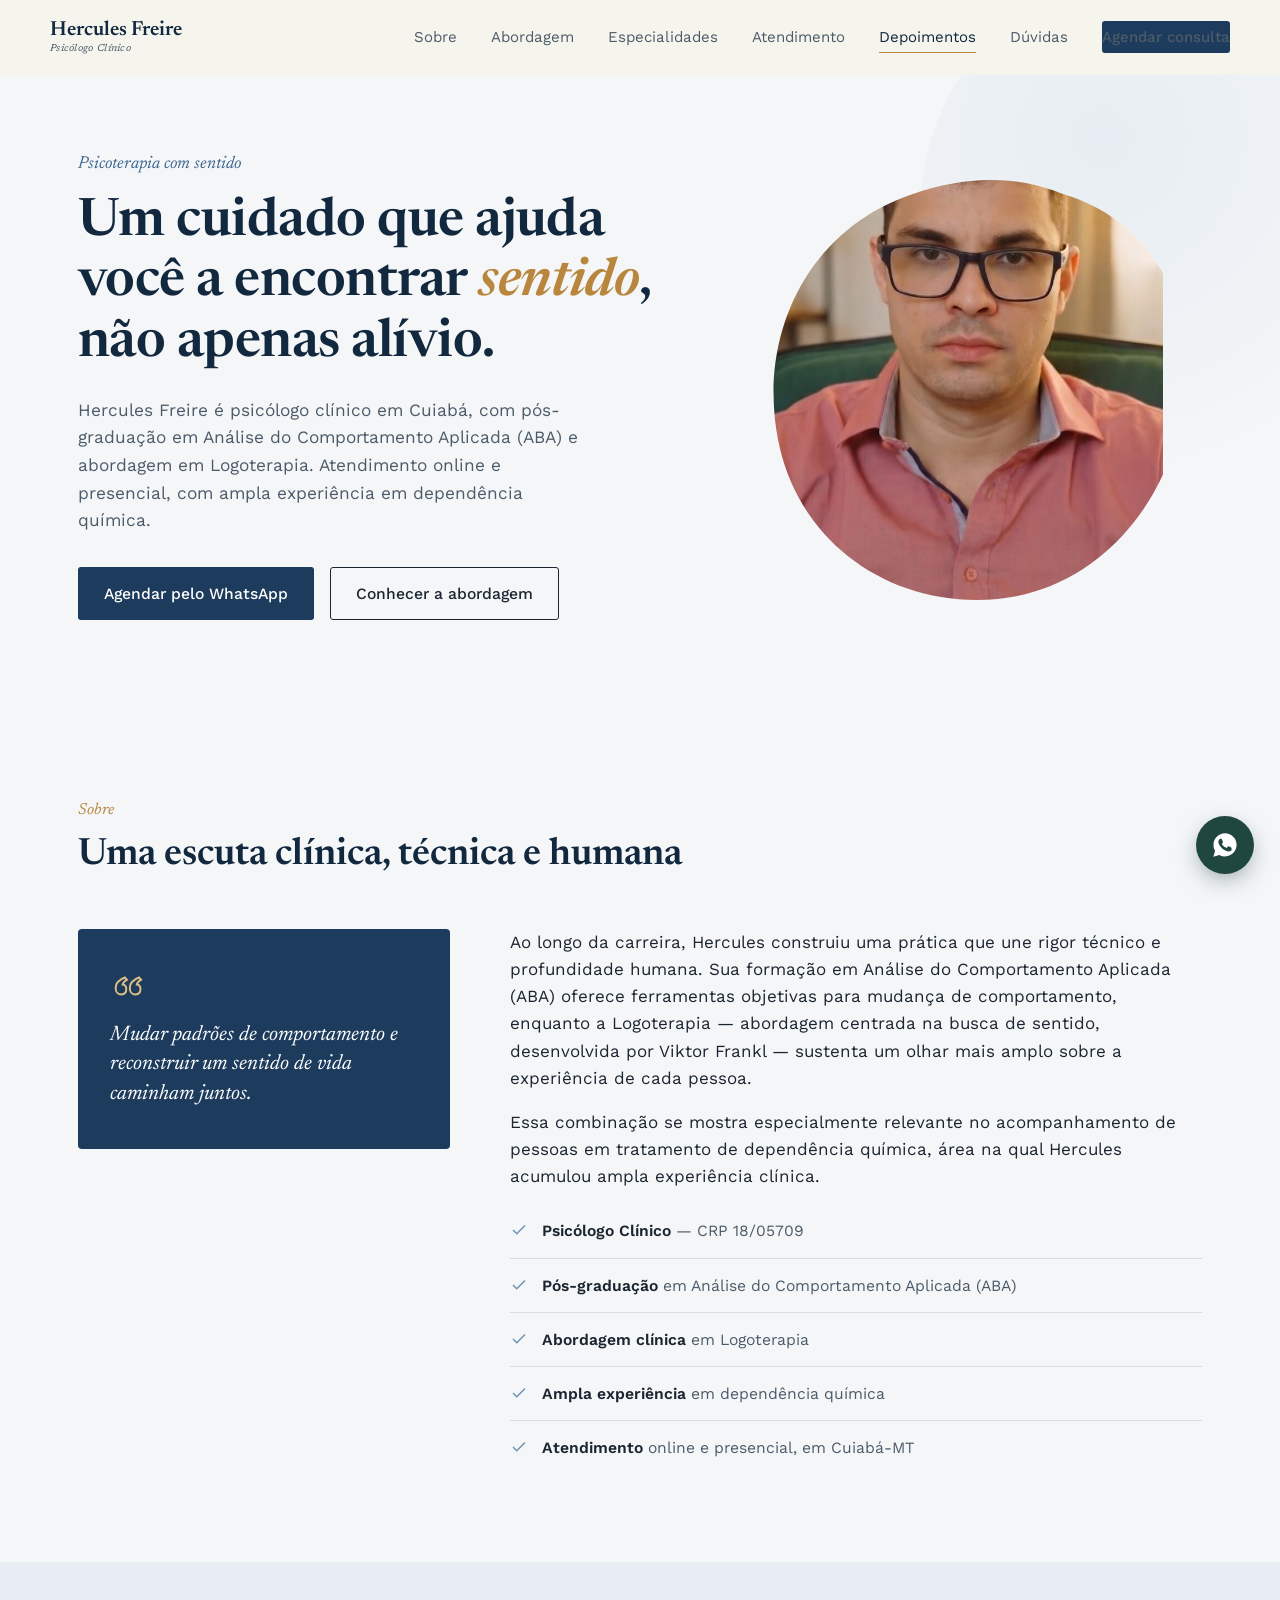
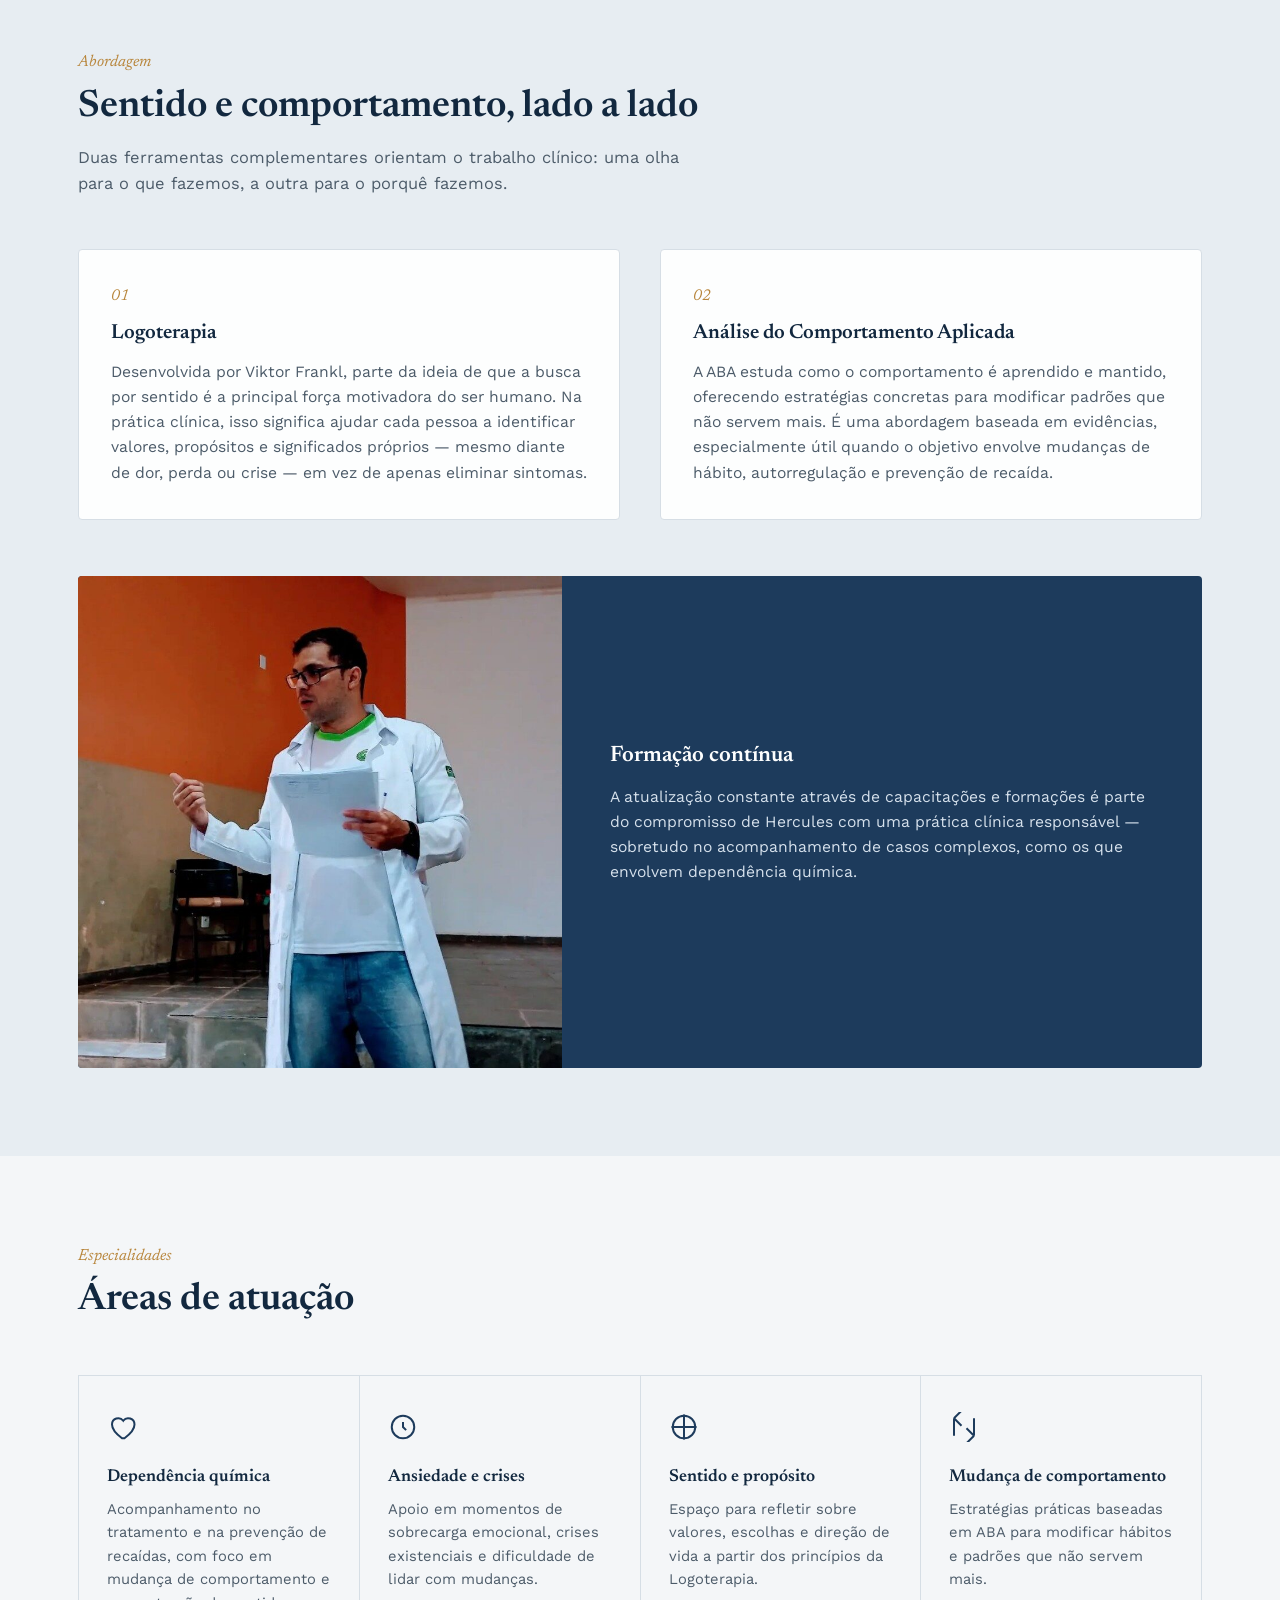
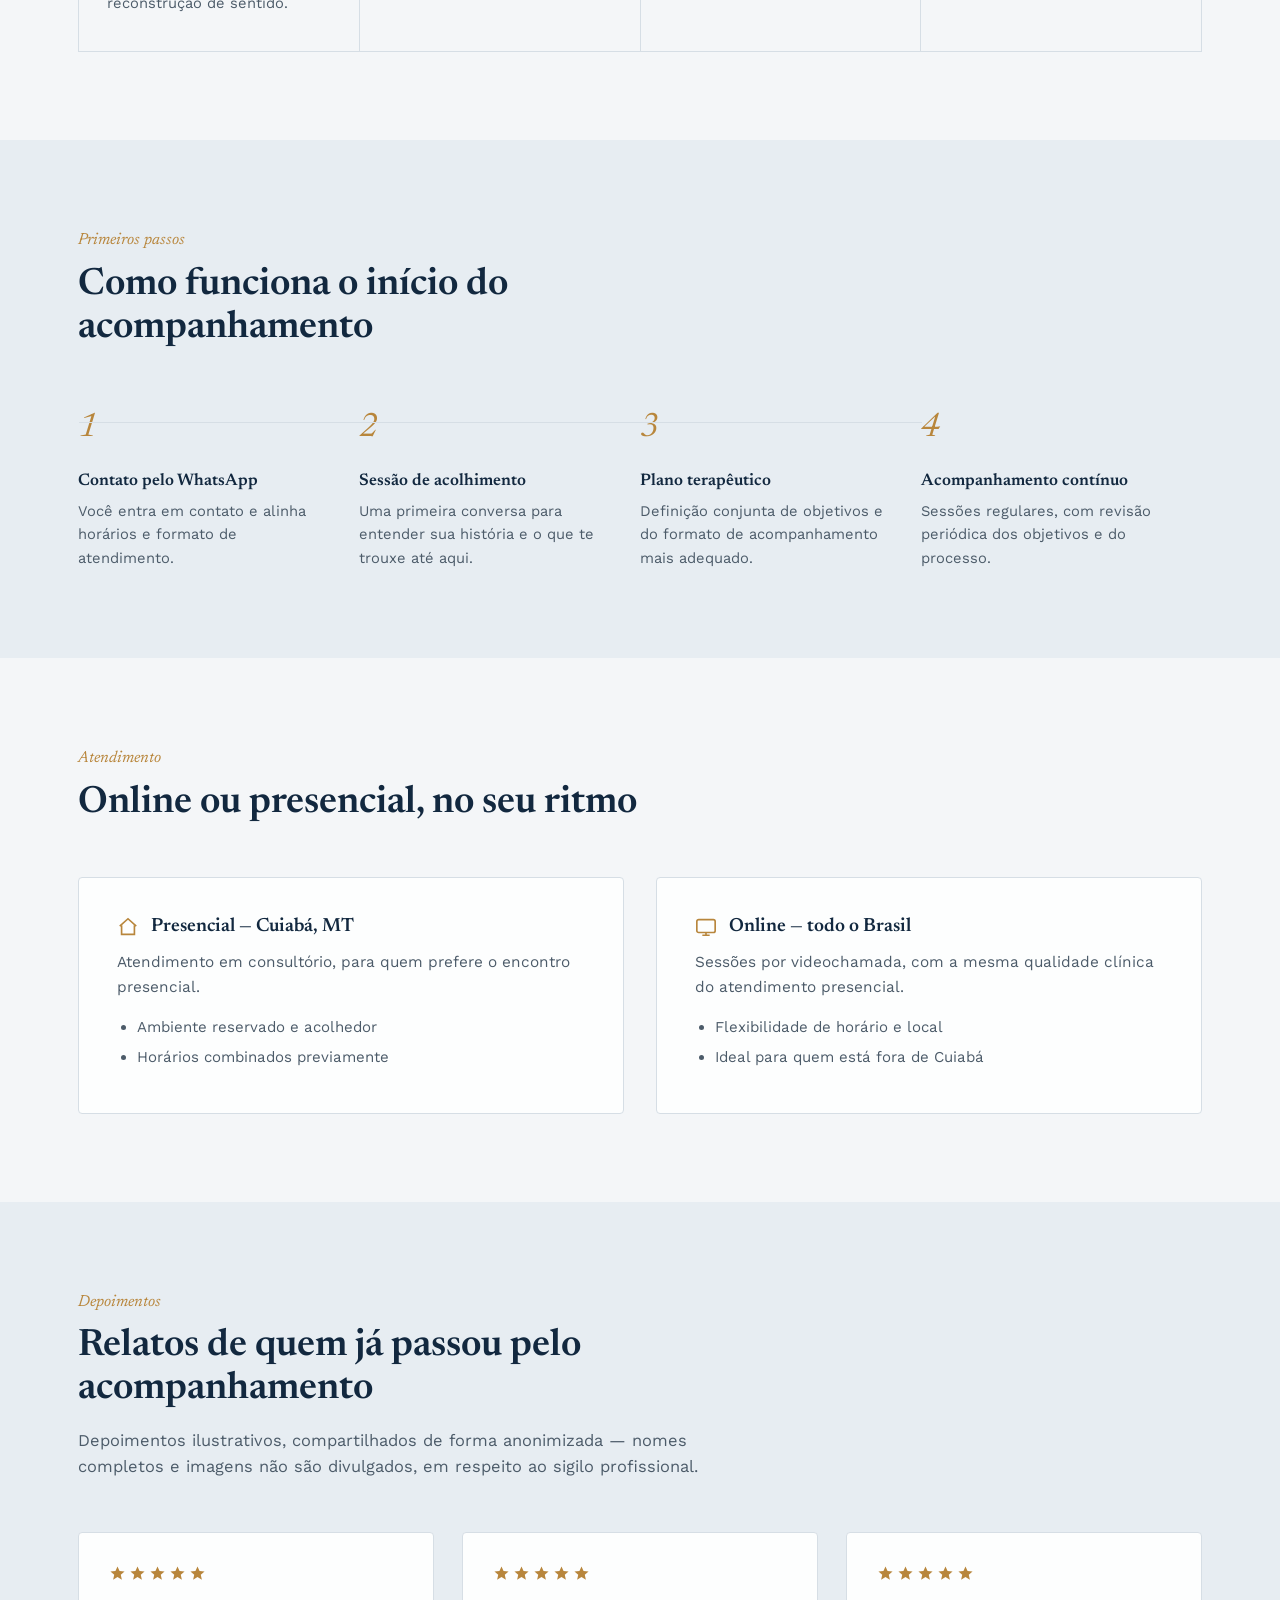
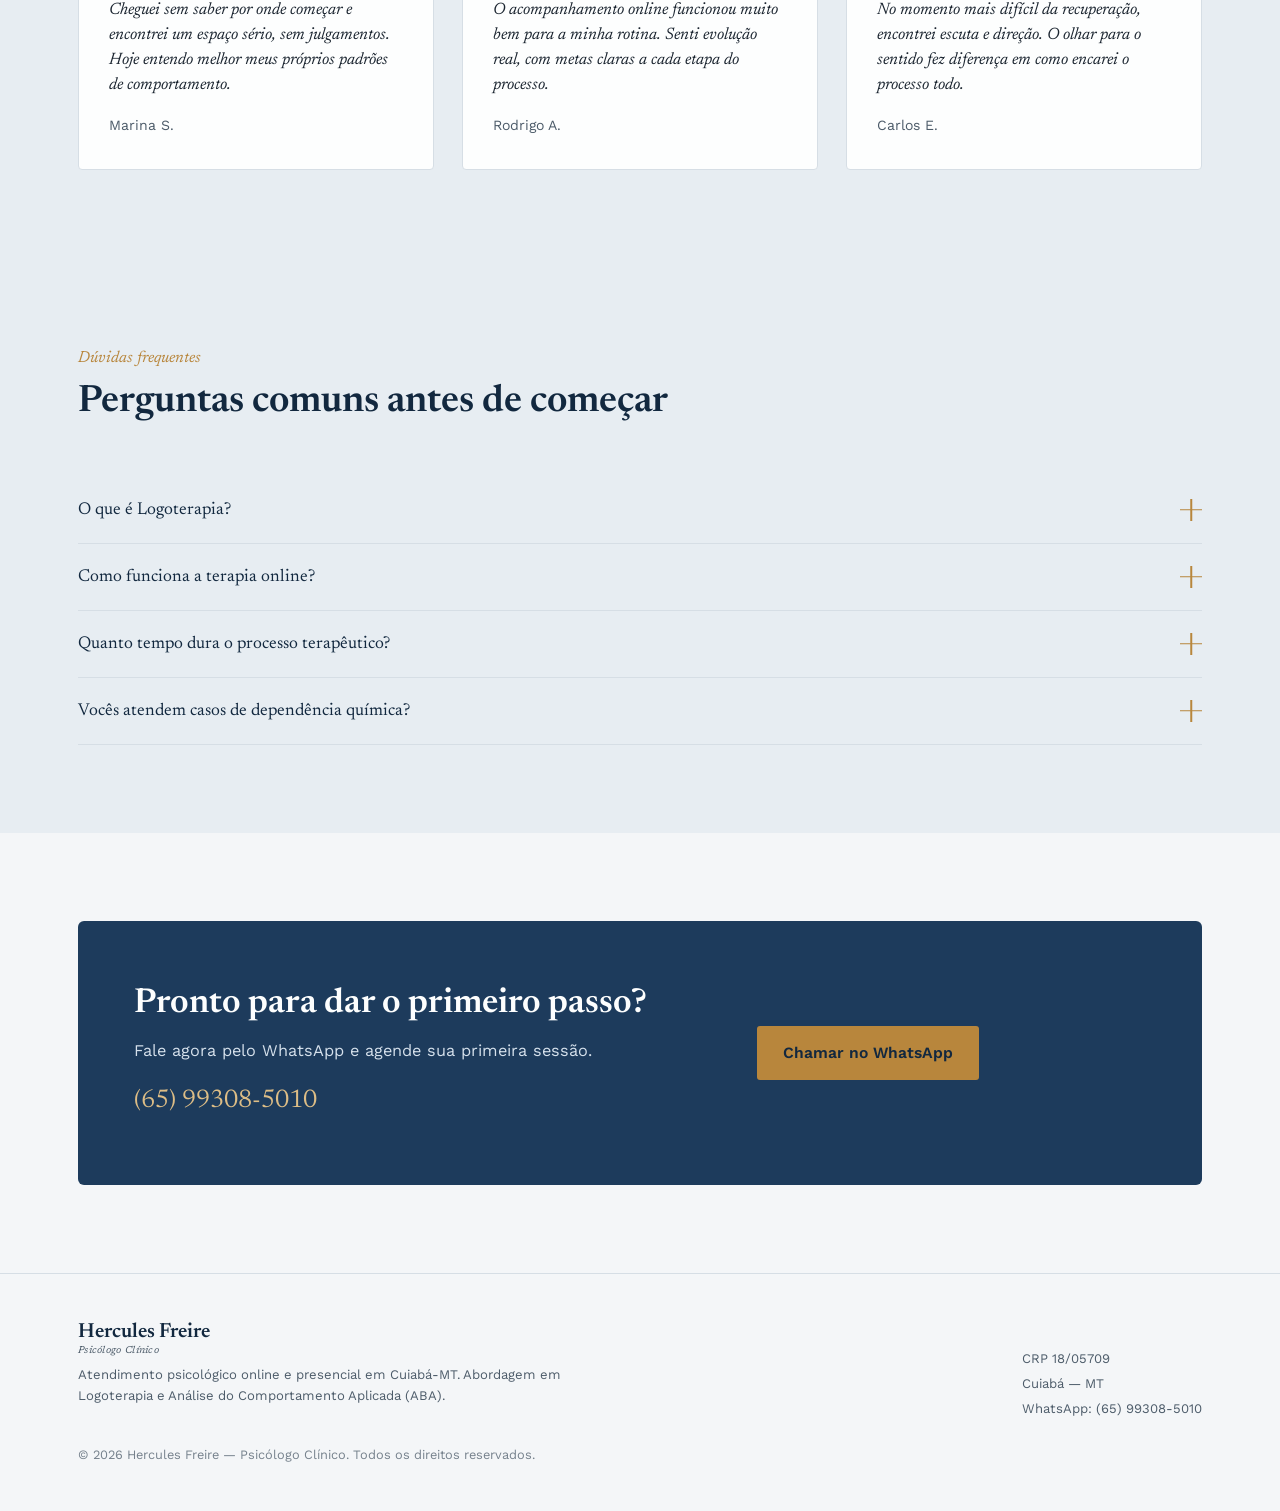
<file: index.html>
<!DOCTYPE html>
<html lang="pt-BR">
<head>
<meta charset="UTF-8">
<meta name="viewport" content="width=device-width, initial-scale=1.0">
<title>Hercules Freire | Psicólogo Clínico em Cuiabá — Logoterapia e ABA</title>
<meta name="description" content="Hercules Freire, psicólogo clínico em Cuiabá-MT. Atendimento online e presencial com abordagem em Logoterapia e Análise do Comportamento Aplicada (ABA). Experiência em dependência química. Agende pelo WhatsApp.">
<meta name="keywords" content="psicólogo Cuiabá, logoterapia, psicólogo dependência química, ABA análise do comportamento aplicada, terapia online, psicólogo clínico MT">
<meta name="robots" content="index, follow">
<link rel="canonical" href="https://www.hercuslesfreirepsicologo.com.br/">
<link rel="preconnect" href="https://fonts.googleapis.com">
<link rel="preconnect" href="https://fonts.gstatic.com" crossorigin>
<link href="https://fonts.googleapis.com/css2?family=Newsreader:ital,wght@0,400;0,600;1,400;1,500&family=Work+Sans:wght@400;500;600&display=swap" rel="stylesheet">

<meta property="og:type" content="website">
<meta property="og:title" content="Hercules Freire | Psicólogo Clínico em Cuiabá">
<meta property="og:description" content="Terapia com abordagem em Logoterapia e Análise do Comportamento Aplicada. Atendimento online e presencial em Cuiabá-MT.">
<meta property="og:locale" content="pt_BR">
<meta name="twitter:card" content="summary_large_image">

<script type="application/ld+json">
{
  "@context": "https://schema.org",
  "@type": "MedicalBusiness",
  "name": "Hercules Freire - Psicólogo Clínico",
  "image": "https://www.hercuslesfreirepsicologo.com.br/imagens/hercules-freire.jpg",
  "telephone": "+55 65 99308-5010",
  "priceRange": "$$",
  "medicalSpecialty": "Psychiatric",
  "address": {
    "@type": "PostalAddress",
    "addressLocality": "Cuiabá",
    "addressRegion": "MT",
    "addressCountry": "BR"
  },
  "areaServed": "Cuiabá, Mato Grosso, Brasil",
  "description": "Psicólogo clínico com abordagem em Logoterapia e pós-graduação em Análise do Comportamento Aplicada (ABA), atendimento online e presencial, experiência ampla em dependência química."
}
</script>

<link rel="stylesheet" href="style.css">
</head>
<body>

<header id="site-header">
  <div class="wrap nav-inner">
    <a href="#top" class="logo">Hercules Freire<em>Psicólogo Clínico</em></a>
    <nav class="primary" id="primary-nav">
      <a href="#sobre">Sobre</a>
      <a href="#abordagem">Abordagem</a>
      <a href="#especialidades">Especialidades</a>
      <a href="#atendimento">Atendimento</a>
      <a href="#depoimentos">Depoimentos</a>
      <a href="#faq">Dúvidas</a>
      <a class="btn-wpp" href="https://wa.me/5565993085010" target="_blank" rel="noopener">Agendar consulta</a>
    </nav>
    <button class="burger" id="burger" aria-label="Abrir menu" aria-expanded="false">
      <span></span><span></span><span></span>
    </button>
  </div>
</header>

<main id="top">

  <!-- HERO -->
  <section class="hero" id="hero">
    <div class="hero-bg-shape" aria-hidden="true"></div>
    <div class="wrap hero-grid">
      <div>
        <span class="kicker">Psicoterapia com sentido</span>
        <h1>Um cuidado que ajuda você a encontrar <span class="accent">sentido</span>, não apenas alívio.</h1>
        <p class="lead">Hercules Freire é psicólogo clínico em Cuiabá, com pós-graduação em Análise do Comportamento Aplicada (ABA) e abordagem em Logoterapia. Atendimento online e presencial, com ampla experiência em dependência química.</p>
        <div class="hero-ctas">
          <a class="btn-primary" href="https://wa.me/5565993085010" target="_blank" rel="noopener">Agendar pelo WhatsApp</a>
          <a class="btn-secondary" href="#abordagem">Conhecer a abordagem</a>
        </div>
      </div>
      <div class="hero-photo-wrap">
        <div class="blob-ring" aria-hidden="true"></div>
        <div class="blob">
          <img src="hero.jpg" alt="Hercules Freire, psicólogo clínico" loading="eager">
        </div>
      </div>
    </div>
  </section>

  <!-- SOBRE -->
  <section id="sobre">
    <div class="wrap">
      <div class="section-head">
        <span class="tag">Sobre</span>
        <h2>Uma escuta clínica, técnica e humana</h2>
      </div>
      <div class="sobre-grid sobre-grid--single">
        <div class="sobre-quote">
          <svg width="34" height="34" viewBox="0 0 24 24" fill="none" stroke="currentColor" stroke-width="1.4"><path d="M7 8c-2 1.2-3 3-3 5.5S5.5 18 8 18s3.5-1.6 3.5-3.8c0-1.8-1.1-3-2.6-3.2.3-1.4 1.4-2.6 3-3.4L10.5 6C8.9 6.6 7.7 7.2 7 8zm10 0c-2 1.2-3 3-3 5.5s1.5 4.5 4 4.5 3.5-1.6 3.5-3.8c0-1.8-1.1-3-2.6-3.2.3-1.4 1.4-2.6 3-3.4L20.5 6C18.9 6.6 17.7 7.2 17 8z"/></svg>
          <p>Mudar padrões de comportamento e reconstruir um sentido de vida caminham juntos.</p>
        </div>
        <div>
          <p>Ao longo da carreira, Hercules construiu uma prática que une rigor técnico e profundidade humana. Sua formação em Análise do Comportamento Aplicada (ABA) oferece ferramentas objetivas para mudança de comportamento, enquanto a Logoterapia — abordagem centrada na busca de sentido, desenvolvida por Viktor Frankl — sustenta um olhar mais amplo sobre a experiência de cada pessoa.</p>
          <p>Essa combinação se mostra especialmente relevante no acompanhamento de pessoas em tratamento de dependência química, área na qual Hercules acumulou ampla experiência clínica.</p>
          <ul class="credentials">
            <li>
              <svg width="18" height="18" viewBox="0 0 24 24" fill="none" stroke="currentColor" stroke-width="2"><path d="M20 6L9 17l-5-5"/></svg>
              <span><strong>Psicólogo Clínico</strong> — CRP 18/05709</span>
            </li>
            <li>
              <svg width="18" height="18" viewBox="0 0 24 24" fill="none" stroke="currentColor" stroke-width="2"><path d="M20 6L9 17l-5-5"/></svg>
              <span><strong>Pós-graduação</strong> em Análise do Comportamento Aplicada (ABA)</span>
            </li>
            <li>
              <svg width="18" height="18" viewBox="0 0 24 24" fill="none" stroke="currentColor" stroke-width="2"><path d="M20 6L9 17l-5-5"/></svg>
              <span><strong>Abordagem clínica</strong> em Logoterapia</span>
            </li>
            <li>
              <svg width="18" height="18" viewBox="0 0 24 24" fill="none" stroke="currentColor" stroke-width="2"><path d="M20 6L9 17l-5-5"/></svg>
              <span><strong>Ampla experiência</strong> em dependência química</span>
            </li>
            <li>
              <svg width="18" height="18" viewBox="0 0 24 24" fill="none" stroke="currentColor" stroke-width="2"><path d="M20 6L9 17l-5-5"/></svg>
              <span><strong>Atendimento</strong> online e presencial, em Cuiabá-MT</span>
            </li>
          </ul>
        </div>
      </div>
    </div>
  </section>

  <!-- ABORDAGEM -->
  <section id="abordagem" class="alt-bg">
    <div class="wrap">
      <div class="section-head">
        <span class="tag">Abordagem</span>
        <h2>Sentido e comportamento, lado a lado</h2>
        <p>Duas ferramentas complementares orientam o trabalho clínico: uma olha para o que fazemos, a outra para o porquê fazemos.</p>
      </div>
      <div class="abordagem-grid">
        <div class="abordagem-card">
          <span class="num">01</span>
          <h3>Logoterapia</h3>
          <p>Desenvolvida por Viktor Frankl, parte da ideia de que a busca por sentido é a principal força motivadora do ser humano. Na prática clínica, isso significa ajudar cada pessoa a identificar valores, propósitos e significados próprios — mesmo diante de dor, perda ou crise — em vez de apenas eliminar sintomas.</p>
        </div>
        <div class="abordagem-card">
          <span class="num">02</span>
          <h3>Análise do Comportamento Aplicada</h3>
          <p>A ABA estuda como o comportamento é aprendido e mantido, oferecendo estratégias concretas para modificar padrões que não servem mais. É uma abordagem baseada em evidências, especialmente útil quando o objetivo envolve mudanças de hábito, autorregulação e prevenção de recaída.</p>
        </div>
      </div>
      <div class="sintese">
        <img src="lab.jpg" alt="Hercules Freire em formação e capacitação profissional" loading="lazy">
        <div class="sintese-text">
          <h3>Formação contínua</h3>
          <p>A atualização constante através de capacitações e formações é parte do compromisso de Hercules com uma prática clínica responsável — sobretudo no acompanhamento de casos complexos, como os que envolvem dependência química.</p>
        </div>
      </div>
    </div>
  </section>

  <!-- ESPECIALIDADES -->
  <section id="especialidades">
    <div class="wrap">
      <div class="section-head">
        <span class="tag">Especialidades</span>
        <h2>Áreas de atuação</h2>
      </div>
    </div>
    <div class="wrap">
      <div class="esp-grid">
        <div class="esp-card">
          <svg width="30" height="30" viewBox="0 0 24 24" fill="none" stroke="currentColor" stroke-width="1.6"><path d="M12 21c-4-3-8-6.5-8-11a5 5 0 019-3 5 5 0 019 3c0 4.5-4 8-8 11z"/></svg>
          <h3>Dependência química</h3>
          <p>Acompanhamento no tratamento e na prevenção de recaídas, com foco em mudança de comportamento e reconstrução de sentido.</p>
        </div>
        <div class="esp-card">
          <svg width="30" height="30" viewBox="0 0 24 24" fill="none" stroke="currentColor" stroke-width="1.6"><circle cx="12" cy="12" r="9"/><path d="M12 8v4l2.5 2.5"/></svg>
          <h3>Ansiedade e crises</h3>
          <p>Apoio em momentos de sobrecarga emocional, crises existenciais e dificuldade de lidar com mudanças.</p>
        </div>
        <div class="esp-card">
          <svg width="30" height="30" viewBox="0 0 24 24" fill="none" stroke="currentColor" stroke-width="1.6"><path d="M12 2v20M2 12h20"/><circle cx="12" cy="12" r="9"/></svg>
          <h3>Sentido e propósito</h3>
          <p>Espaço para refletir sobre valores, escolhas e direção de vida a partir dos princípios da Logoterapia.</p>
        </div>
        <div class="esp-card">
          <svg width="30" height="30" viewBox="0 0 24 24" fill="none" stroke="currentColor" stroke-width="1.6"><path d="M4 19V5M4 5l6 6M4 5l6-6"/><path d="M20 5v14M20 19l-6-6M20 19l-6 6"/></svg>
          <h3>Mudança de comportamento</h3>
          <p>Estratégias práticas baseadas em ABA para modificar hábitos e padrões que não servem mais.</p>
        </div>
      </div>
    </div>
  </section>

  <!-- COMO FUNCIONA -->
  <section class="alt-bg">
    <div class="wrap">
      <div class="section-head">
        <span class="tag">Primeiros passos</span>
        <h2>Como funciona o início do acompanhamento</h2>
      </div>
      <div class="steps">
        <div class="step">
          <span class="step-num">1</span>
          <h3>Contato pelo WhatsApp</h3>
          <p>Você entra em contato e alinha horários e formato de atendimento.</p>
        </div>
        <div class="step">
          <span class="step-num">2</span>
          <h3>Sessão de acolhimento</h3>
          <p>Uma primeira conversa para entender sua história e o que te trouxe até aqui.</p>
        </div>
        <div class="step">
          <span class="step-num">3</span>
          <h3>Plano terapêutico</h3>
          <p>Definição conjunta de objetivos e do formato de acompanhamento mais adequado.</p>
        </div>
        <div class="step">
          <span class="step-num">4</span>
          <h3>Acompanhamento contínuo</h3>
          <p>Sessões regulares, com revisão periódica dos objetivos e do processo.</p>
        </div>
      </div>
    </div>
  </section>

  <!-- ATENDIMENTO -->
  <section id="atendimento">
    <div class="wrap">
      <div class="section-head">
        <span class="tag">Atendimento</span>
        <h2>Online ou presencial, no seu ritmo</h2>
      </div>
      <div class="atend-grid">
        <div class="atend-card">
          <h3>
            <svg width="22" height="22" viewBox="0 0 24 24" fill="none" stroke="currentColor" stroke-width="1.8"><path d="M3 11l9-8 9 8"/><path d="M5 10v10h14V10"/></svg>
            Presencial — Cuiabá, MT
          </h3>
          <p>Atendimento em consultório, para quem prefere o encontro presencial.</p>
          <ul>
            <li>Ambiente reservado e acolhedor</li>
            <li>Horários combinados previamente</li>
          </ul>
        </div>
        <div class="atend-card">
          <h3>
            <svg width="22" height="22" viewBox="0 0 24 24" fill="none" stroke="currentColor" stroke-width="1.8"><rect x="2" y="4" width="20" height="14" rx="2"/><path d="M8 21h8M12 18v3"/></svg>
            Online — todo o Brasil
          </h3>
          <p>Sessões por videochamada, com a mesma qualidade clínica do atendimento presencial.</p>
          <ul>
            <li>Flexibilidade de horário e local</li>
            <li>Ideal para quem está fora de Cuiabá</li>
          </ul>
        </div>
      </div>
    </div>
  </section>

  <!-- DEPOIMENTOS -->
  <section id="depoimentos" class="alt-bg">
    <div class="wrap">
      <div class="section-head">
        <span class="tag">Depoimentos</span>
        <h2>Relatos de quem já passou pelo acompanhamento</h2>
        <p>Depoimentos ilustrativos, compartilhados de forma anonimizada — nomes completos e imagens não são divulgados, em respeito ao sigilo profissional.</p>
      </div>
      <div class="testim-grid">
        <article class="testim-card">
          <div class="stars" aria-label="Avaliação 5 de 5 estrelas">
            <svg width="17" height="17" viewBox="0 0 24 24" fill="currentColor"><path d="M12 2l2.9 6.6 7.1.6-5.4 4.7 1.6 7-6.2-3.9-6.2 3.9 1.6-7L2 9.2l7.1-.6z"/></svg>
            <svg width="17" height="17" viewBox="0 0 24 24" fill="currentColor"><path d="M12 2l2.9 6.6 7.1.6-5.4 4.7 1.6 7-6.2-3.9-6.2 3.9 1.6-7L2 9.2l7.1-.6z"/></svg>
            <svg width="17" height="17" viewBox="0 0 24 24" fill="currentColor"><path d="M12 2l2.9 6.6 7.1.6-5.4 4.7 1.6 7-6.2-3.9-6.2 3.9 1.6-7L2 9.2l7.1-.6z"/></svg>
            <svg width="17" height="17" viewBox="0 0 24 24" fill="currentColor"><path d="M12 2l2.9 6.6 7.1.6-5.4 4.7 1.6 7-6.2-3.9-6.2 3.9 1.6-7L2 9.2l7.1-.6z"/></svg>
            <svg width="17" height="17" viewBox="0 0 24 24" fill="currentColor"><path d="M12 2l2.9 6.6 7.1.6-5.4 4.7 1.6 7-6.2-3.9-6.2 3.9 1.6-7L2 9.2l7.1-.6z"/></svg>
          </div>
          <p>Cheguei sem saber por onde começar e encontrei um espaço sério, sem julgamentos. Hoje entendo melhor meus próprios padrões de comportamento.</p>
          <span class="testim-name">Marina S.</span>
        </article>
        <article class="testim-card">
          <div class="stars" aria-label="Avaliação 5 de 5 estrelas">
            <svg width="17" height="17" viewBox="0 0 24 24" fill="currentColor"><path d="M12 2l2.9 6.6 7.1.6-5.4 4.7 1.6 7-6.2-3.9-6.2 3.9 1.6-7L2 9.2l7.1-.6z"/></svg>
            <svg width="17" height="17" viewBox="0 0 24 24" fill="currentColor"><path d="M12 2l2.9 6.6 7.1.6-5.4 4.7 1.6 7-6.2-3.9-6.2 3.9 1.6-7L2 9.2l7.1-.6z"/></svg>
            <svg width="17" height="17" viewBox="0 0 24 24" fill="currentColor"><path d="M12 2l2.9 6.6 7.1.6-5.4 4.7 1.6 7-6.2-3.9-6.2 3.9 1.6-7L2 9.2l7.1-.6z"/></svg>
            <svg width="17" height="17" viewBox="0 0 24 24" fill="currentColor"><path d="M12 2l2.9 6.6 7.1.6-5.4 4.7 1.6 7-6.2-3.9-6.2 3.9 1.6-7L2 9.2l7.1-.6z"/></svg>
            <svg width="17" height="17" viewBox="0 0 24 24" fill="currentColor"><path d="M12 2l2.9 6.6 7.1.6-5.4 4.7 1.6 7-6.2-3.9-6.2 3.9 1.6-7L2 9.2l7.1-.6z"/></svg>
          </div>
          <p>O acompanhamento online funcionou muito bem para a minha rotina. Senti evolução real, com metas claras a cada etapa do processo.</p>
          <span class="testim-name">Rodrigo A.</span>
        </article>
        <article class="testim-card">
          <div class="stars" aria-label="Avaliação 5 de 5 estrelas">
            <svg width="17" height="17" viewBox="0 0 24 24" fill="currentColor"><path d="M12 2l2.9 6.6 7.1.6-5.4 4.7 1.6 7-6.2-3.9-6.2 3.9 1.6-7L2 9.2l7.1-.6z"/></svg>
            <svg width="17" height="17" viewBox="0 0 24 24" fill="currentColor"><path d="M12 2l2.9 6.6 7.1.6-5.4 4.7 1.6 7-6.2-3.9-6.2 3.9 1.6-7L2 9.2l7.1-.6z"/></svg>
            <svg width="17" height="17" viewBox="0 0 24 24" fill="currentColor"><path d="M12 2l2.9 6.6 7.1.6-5.4 4.7 1.6 7-6.2-3.9-6.2 3.9 1.6-7L2 9.2l7.1-.6z"/></svg>
            <svg width="17" height="17" viewBox="0 0 24 24" fill="currentColor"><path d="M12 2l2.9 6.6 7.1.6-5.4 4.7 1.6 7-6.2-3.9-6.2 3.9 1.6-7L2 9.2l7.1-.6z"/></svg>
            <svg width="17" height="17" viewBox="0 0 24 24" fill="currentColor"><path d="M12 2l2.9 6.6 7.1.6-5.4 4.7 1.6 7-6.2-3.9-6.2 3.9 1.6-7L2 9.2l7.1-.6z"/></svg>
          </div>
          <p>No momento mais difícil da recuperação, encontrei escuta e direção. O olhar para o sentido fez diferença em como encarei o processo todo.</p>
          <span class="testim-name">Carlos E.</span>
        </article>
      </div>
    </div>
  </section>

  <!-- FAQ -->
  <section id="faq" class="alt-bg">
    <div class="wrap">
      <div class="section-head">
        <span class="tag">Dúvidas frequentes</span>
        <h2>Perguntas comuns antes de começar</h2>
      </div>
      <div class="faq-list">
        <div class="faq-item">
          <button class="faq-q" aria-expanded="false">O que é Logoterapia?<span class="icon" aria-hidden="true"></span></button>
          <div class="faq-a"><p>É uma abordagem criada por Viktor Frankl que entende a busca por sentido como motor central da vida humana. Na prática clínica, ajuda a pessoa a encontrar significado mesmo diante de dificuldades, em vez de apenas tratar sintomas isoladamente.</p></div>
        </div>
        <div class="faq-item">
          <button class="faq-q" aria-expanded="false">Como funciona a terapia online?<span class="icon" aria-hidden="true"></span></button>
          <div class="faq-a"><p>As sessões acontecem por videochamada, no mesmo formato e duração do atendimento presencial. Você só precisa de um lugar tranquilo e conexão com a internet.</p></div>
        </div>
        <div class="faq-item">
          <button class="faq-q" aria-expanded="false">Quanto tempo dura o processo terapêutico?<span class="icon" aria-hidden="true"></span></button>
          <div class="faq-a"><p>Varia de pessoa para pessoa e depende dos objetivos definidos na sessão de acolhimento. O andamento é revisado periodicamente ao longo do acompanhamento.</p></div>
        </div>
        <div class="faq-item">
          <button class="faq-q" aria-expanded="false">Vocês atendem casos de dependência química?<span class="icon" aria-hidden="true"></span></button>
          <div class="faq-a"><p>Sim. Essa é uma das áreas de maior experiência prática de Hercules, combinando estratégias de mudança de comportamento (ABA) com a reconstrução de sentido proposta pela Logoterapia.</p></div>
        </div>
      </div>
    </div>
  </section>

  <!-- CONTATO -->
  <section id="contato">
    <div class="wrap">
      <div class="contato">
        <div>
          <h2>Pronto para dar o primeiro passo?</h2>
          <p>Fale agora pelo WhatsApp e agende sua primeira sessão.</p>
          <span class="contato-num">(65) 99308-5010</span>
        </div>
        <div>
          <a class="btn-primary" href="https://wa.me/5565993085010" target="_blank" rel="noopener">Chamar no WhatsApp</a>
        </div>
      </div>
    </div>
  </section>

</main>

<footer>
  <div class="wrap footer-grid">
    <div>
      <a href="#top" class="logo">Hercules Freire<em>Psicólogo Clínico</em></a>
      <p class="fine">Atendimento psicológico online e presencial em Cuiabá-MT. Abordagem em Logoterapia e Análise do Comportamento Aplicada (ABA).</p>
    </div>
    <div class="fine">
      <p style="margin-bottom:4px;">CRP 18/05709</p>
      <p style="margin-bottom:4px;">Cuiabá — MT</p>
      <p style="margin-bottom:0;">WhatsApp: (65) 99308-5010</p>
    </div>
  </div>
  <div class="wrap">
    <p class="foot-note">© <span id="year"></span> Hercules Freire — Psicólogo Clínico. Todos os direitos reservados.</p>
  </div>
</footer>

<a class="float-wpp" href="https://wa.me/5565993085010" target="_blank" rel="noopener" aria-label="Falar no WhatsApp">
  <svg width="28" height="28" viewBox="0 0 24 24" fill="currentColor"><path d="M12.04 2C6.58 2 2.13 6.45 2.13 11.91c0 1.87.5 3.62 1.4 5.12L2 22l5.13-1.5a9.85 9.85 0 004.91 1.29h.01c5.46 0 9.91-4.45 9.91-9.91C21.96 6.45 17.5 2 12.04 2zm5.8 14.06c-.24.68-1.4 1.3-1.93 1.38-.5.08-1.13.11-1.82-.11-.42-.13-.96-.31-1.65-.6-2.9-1.25-4.79-4.16-4.94-4.35-.15-.2-1.18-1.57-1.18-3 0-1.42.75-2.12 1.02-2.41.27-.28.58-.35.78-.35.2 0 .39 0 .56.01.18.01.42-.07.65.5.24.58.82 2 .89 2.14.07.15.11.32.02.51-.09.2-.14.32-.27.49-.13.17-.28.38-.4.51-.13.13-.27.28-.11.55.15.28.68 1.12 1.46 1.81 1 .89 1.85 1.17 2.12 1.3.27.13.43.11.6-.07.17-.18.71-.83.9-1.11.19-.28.38-.23.63-.14.26.1 1.65.78 1.93.92.28.14.47.21.54.33.07.12.07.68-.17 1.36z"/></svg>
</a>

<script src="script.js"></script>

</body>
</html>
</file>
<file: style.css>
:root{
    --bg: #F4F6F8;
    --bg-alt: #E7EDF2;
    --ink: #1B2530;
    --ink-soft: #4C5B69;
    --deep: #1D3B5C;
    --deep-2: #12283F;
    --ocher: #B8863C;
    --ocher-soft: #DDBD86;
    --sage: #6E93B4;
    --line: #D6DEE5;
    --white: #FDFEFE;
    --font-head: 'Newsreader', Georgia, serif;
    --font-body: 'Work Sans', -apple-system, BlinkMacSystemFont, 'Segoe UI', sans-serif;
    --maxw: 1180px;
  }

  *{box-sizing:border-box;}
  html{scroll-behavior:smooth;}
  body{
    margin:0;
    background:var(--bg);
    color:var(--ink);
    font-family:var(--font-body);
    font-size:17px;
    line-height:1.6;
    -webkit-font-smoothing:antialiased;
  }
  img{max-width:100%;display:block;}
  a{color:inherit;text-decoration:none;}
  h1,h2,h3{font-family:var(--font-head);font-weight:600;color:var(--deep-2);margin:0;line-height:1.15;}
  p{margin:0 0 1em 0;}
  .wrap{max-width:var(--maxw);margin:0 auto;padding:0 28px;}

  @media(prefers-reduced-motion: reduce){
    *{animation-duration:0.001ms !important; animation-iteration-count:1 !important; transition-duration:0.001ms !important;}
  }

  :focus-visible{outline:2px solid var(--ocher); outline-offset:3px;}

  /* ---------- HEADER ---------- */
  header{
    position:sticky; top:0; z-index:100;
    background:rgba(245,243,236,0.92);
    backdrop-filter:blur(8px);
    border-bottom:1px solid transparent;
    transition:border-color .3s ease, box-shadow .3s ease, padding .3s ease;
  }
  header.scrolled{
    border-bottom:1px solid var(--line);
    box-shadow:0 6px 18px -14px rgba(20,49,44,0.35);
  }
  .nav-inner{
    display:flex; align-items:center; justify-content:space-between;
    padding:20px 0; transition:padding .3s ease;
  }
  header.scrolled .nav-inner{padding:13px 0;}
  .logo{
    font-family:var(--font-head); font-size:1.28rem; font-weight:600; color:var(--deep-2);
    display:flex; flex-direction:column; line-height:1.05;
  }
  .logo em{font-style:italic; font-weight:400; font-size:0.62rem; color:var(--ink-soft); letter-spacing:0.03em; margin-top:2px;}
  nav.primary{display:flex; align-items:center; gap:34px;}
  nav.primary a{
    font-size:0.94rem; color:var(--ink-soft); position:relative; padding:4px 0;
  }
  nav.primary a::after{
    content:""; position:absolute; left:0; bottom:0; width:0; height:1px; background:var(--ocher);
    transition:width .25s ease;
  }
  nav.primary a:hover::after, nav.primary a.active::after{width:100%;}
  nav.primary a.active{color:var(--deep-2);}
  .btn-wpp{
    display:inline-flex; align-items:center; gap:8px;
    background:var(--deep); color:var(--white); padding:11px 20px;
    border-radius:3px; font-size:0.92rem; font-weight:500;
    transition:background .25s ease;
    white-space:nowrap;
  }
  .btn-wpp:hover{background:var(--deep-2);}
  .burger{display:none; background:none; border:none; cursor:pointer; padding:6px;}
  .burger span{display:block; width:24px; height:2px; background:var(--deep-2); margin:5px 0; transition:.3s;}

  /* ---------- HERO ---------- */
  .hero{
    position:relative; overflow:hidden;
    padding:76px 0 90px;
  }
  .hero-grid{
    display:grid; grid-template-columns:1.05fr 0.85fr; gap:56px; align-items:center;
  }
  .kicker{
    font-family:var(--font-head); font-style:italic; color:var(--sage-txt, #3E6690);
    font-size:1.08rem; margin-bottom:14px; display:block;
    opacity:0; transform:translateY(10px);
  }
  .hero h1{
    font-size:clamp(2.1rem, 4.4vw, 3.3rem);
    letter-spacing:-0.01em;
    opacity:0; transform:translateY(14px);
  }
  .hero h1 .accent{color:var(--ocher); font-style:italic;}
  .hero p.lead{
    margin-top:22px; font-size:1.08rem; color:var(--ink-soft); max-width:46ch;
    opacity:0; transform:translateY(14px);
  }
  .hero-ctas{margin-top:32px; display:flex; gap:16px; flex-wrap:wrap; opacity:0; transform:translateY(14px);}
  .btn-primary{
    background:var(--deep); color:var(--white); padding:14px 26px; border-radius:3px;
    font-size:0.98rem; font-weight:500; transition:background .25s ease, transform .25s ease;
    display:inline-block;
  }
  .btn-primary:hover{background:var(--deep-2);}
  .btn-secondary{
    border:1px solid var(--ink); color:var(--ink); padding:13px 25px; border-radius:3px;
    font-size:0.98rem; font-weight:500; transition:border-color .25s ease, color .25s ease;
    display:inline-block;
  }
  .btn-secondary:hover{border-color:var(--ocher); color:var(--ocher);}

  .hero-photo-wrap{
    position:relative; display:flex; justify-content:center; align-items:center;
    opacity:0; transform:translateY(18px) scale(0.98);
  }
  .blob{
    width:100%; max-width:400px; aspect-ratio:1/1.08;
    clip-path: path('M300,25 C400,55 435,150 420,240 C405,335 335,420 235,430 C130,440 35,375 15,270 C-5,165 45,60 150,25 C200,8 250,5 300,25 Z');
    overflow:hidden; position:relative; background:var(--deep);
  }
  .blob img{width:100%; height:100%; object-fit:cover;}
  .blob-ring{
    position:absolute; inset:-18px; border:1.5px solid var(--ocher-soft);
    clip-path: path('M300,25 C400,55 435,150 420,240 C405,335 335,420 235,430 C130,440 35,375 15,270 C-5,165 45,60 150,25 C200,8 250,5 300,25 Z');
    z-index:-1; opacity:0.7;
  }

  .hero-bg-shape{
    position:absolute; top:-120px; right:-160px; width:520px; height:520px; border-radius:50%;
    background:radial-gradient(circle at 35% 35%, var(--bg-alt), transparent 70%);
    z-index:-1;
  }

  /* ---------- SECTION GENERIC ---------- */
  section{padding:88px 0;}
  .section-head{max-width:640px; margin-bottom:52px;}
  .section-head .tag{
    font-family:var(--font-head); font-style:italic; color:var(--ocher); font-size:1rem; display:block; margin-bottom:10px;
  }
  .section-head h2{font-size:clamp(1.7rem, 3vw, 2.35rem);}
  .section-head p{margin-top:16px; color:var(--ink-soft); font-size:1.03rem;}

  .alt-bg{background:var(--bg-alt);}

  /* ---------- SOBRE ---------- */
  .sobre-grid{
    display:grid; grid-template-columns:0.85fr 1.15fr; gap:60px; align-items:start;
  }
  .sobre-grid--single{grid-template-columns:0.7fr 1.3fr;}
  .sobre-quote{
    background:var(--deep); color:var(--white); border-radius:4px; padding:40px 32px;
    display:flex; flex-direction:column; gap:18px; align-self:start;
  }
  .sobre-quote svg{color:var(--ocher-soft);}
  .sobre-quote p{
    font-family:var(--font-head); font-style:italic; font-size:1.32rem; line-height:1.4; color:var(--white); margin:0;
  }
  .credentials{list-style:none; margin:28px 0 0; padding:0; display:grid; gap:14px;}
  .credentials li{
    display:flex; gap:14px; align-items:flex-start; padding-bottom:14px; border-bottom:1px solid var(--line);
    font-size:0.98rem; color:var(--ink-soft);
  }
  .credentials li:last-child{border-bottom:none;}
  .credentials svg{flex-shrink:0; margin-top:3px; color:var(--sage);}
  .credentials strong{color:var(--ink); font-weight:600;}

  /* ---------- ABORDAGEM ---------- */
  .abordagem-grid{
    display:grid; grid-template-columns:1fr 1fr; gap:40px; margin-bottom:56px;
  }
  .abordagem-card{
    background:var(--white); border:1px solid var(--line); padding:34px 32px; border-radius:4px;
  }
  .abordagem-card h3{font-size:1.28rem; margin-bottom:14px;}
  .abordagem-card p{color:var(--ink-soft); font-size:0.98rem; margin-bottom:0;}
  .abordagem-card .num{
    font-family:var(--font-head); font-style:italic; color:var(--ocher); font-size:0.98rem; display:block; margin-bottom:12px;
  }
  .sintese{
    display:grid; grid-template-columns:0.9fr 1.1fr; gap:48px; align-items:center;
    background:var(--deep); color:var(--white); border-radius:4px; overflow:hidden;
  }
  .sintese img{width:100%; height:100%; object-fit:cover; min-height:320px;}
  .sintese-text{padding:44px 44px 44px 0;}
  .sintese-text h3{color:var(--white); font-size:1.4rem; margin-bottom:14px;}
  .sintese-text p{color:#D6E1EC; font-size:0.98rem;}

  /* ---------- ESPECIALIDADES ---------- */
  .esp-grid{display:grid; grid-template-columns:repeat(4,1fr); gap:1px; background:var(--line); border:1px solid var(--line);}
  .esp-card{background:var(--bg); padding:36px 28px;}
  .esp-card svg{color:var(--deep); margin-bottom:18px;}
  .esp-card h3{font-size:1.08rem; margin-bottom:10px;}
  .esp-card p{font-size:0.92rem; color:var(--ink-soft); margin-bottom:0;}

  /* ---------- COMO FUNCIONA ---------- */
  .steps{
    display:grid; grid-template-columns:repeat(4,1fr); gap:0; position:relative;
  }
  .step{padding:0 24px 0 0; position:relative;}
  .step:not(:last-child)::after{
    content:""; position:absolute; top:20px; right:-1px; width:100%; height:1px; background:var(--line);
  }
  .step .step-num{
    font-family:var(--font-head); font-style:italic; font-size:2.1rem; color:var(--ocher); display:block; margin-bottom:16px;
  }
  .step h3{font-size:1.05rem; margin-bottom:8px;}
  .step p{font-size:0.92rem; color:var(--ink-soft); margin-bottom:0;}

  /* ---------- ATENDIMENTO ---------- */
  .atend-grid{display:grid; grid-template-columns:1fr 1fr; gap:32px;}
  .atend-card{
    border:1px solid var(--line); padding:38px; border-radius:4px; background:var(--white);
    transition:border-color .25s ease;
  }
  .atend-card:hover{border-color:var(--ocher);}
  .atend-card h3{font-size:1.2rem; margin-bottom:12px; display:flex; align-items:center; gap:12px;}
  .atend-card svg{color:var(--ocher);}
  .atend-card p{color:var(--ink-soft); font-size:0.96rem;}
  .atend-card ul{margin:14px 0 0; padding-left:20px; color:var(--ink-soft); font-size:0.94rem;}
  .atend-card li{margin-bottom:6px;}

  /* ---------- DEPOIMENTOS ---------- */
  .testim-grid{display:grid; grid-template-columns:repeat(3,1fr); gap:28px;}
  .testim-card{
    background:var(--white); border:1px solid var(--line); border-radius:4px;
    padding:32px 30px; display:flex; flex-direction:column; gap:16px;
  }
  .testim-card .stars{display:flex; gap:3px; color:var(--ocher);}
  .testim-card p{
    font-family:var(--font-head); font-style:italic; font-size:1.04rem; color:var(--ink);
    margin:0; line-height:1.5;
  }
  .testim-name{font-size:0.88rem; color:var(--ink-soft); margin-top:auto;}

  /* ---------- FAQ ---------- */
  .faq-item{border-bottom:1px solid var(--line);}
  .faq-q{
    width:100%; text-align:left; background:none; border:none; cursor:pointer;
    padding:22px 0; display:flex; justify-content:space-between; align-items:center;
    font-family:var(--font-head); font-size:1.08rem; color:var(--deep-2); gap:20px;
  }
  .faq-q .icon{
    flex-shrink:0; width:22px; height:22px; position:relative;
  }
  .faq-q .icon::before, .faq-q .icon::after{
    content:""; position:absolute; background:var(--ocher); transition:transform .3s ease;
  }
  .faq-q .icon::before{top:50%; left:0; width:100%; height:1.5px; transform:translateY(-50%);}
  .faq-q .icon::after{left:50%; top:0; width:1.5px; height:100%; transform:translateX(-50%);}
  .faq-item.open .icon::after{transform:translateX(-50%) rotate(90deg); opacity:0;}
  .faq-a{max-height:0; overflow:hidden; transition:max-height .35s ease;}
  .faq-a p{padding-bottom:22px; color:var(--ink-soft); font-size:0.97rem; max-width:70ch;}

  /* ---------- CONTATO ---------- */
  .contato{
    background:var(--deep); color:var(--white); border-radius:6px; padding:64px 56px;
    display:grid; grid-template-columns:1.2fr 0.8fr; gap:40px; align-items:center;
  }
  .contato h2{color:var(--white); font-size:clamp(1.6rem,3vw,2.15rem);}
  .contato p{color:#D6E1EC; margin-top:14px; font-size:1.02rem;}
  .contato-num{
    font-family:var(--font-head); font-size:1.6rem; color:var(--ocher-soft); margin-top:6px; display:block;
  }
  .contato .btn-primary{background:var(--ocher); color:var(--deep-2); font-weight:600;}
  .contato .btn-primary:hover{background:var(--ocher-soft);}

  /* ---------- FOOTER ---------- */
  footer{padding:48px 0 32px; border-top:1px solid var(--line);}
  .footer-grid{display:flex; justify-content:space-between; align-items:flex-end; flex-wrap:wrap; gap:24px;}
  .footer-grid .logo{margin-bottom:8px;}
  footer .fine{font-size:0.82rem; color:var(--ink-soft); max-width:520px;}
  footer .foot-note{font-size:0.8rem; color:var(--ink-soft); margin-top:26px; opacity:0.75;}

  /* ---------- FLOATING WHATSAPP ---------- */
  .float-wpp{
    position:fixed; bottom:26px; right:26px; z-index:200;
    width:58px; height:58px; border-radius:50%; background:#1F463F;
    display:flex; align-items:center; justify-content:center;
    box-shadow:0 8px 24px -6px rgba(20,49,44,0.5);
    animation:pulse 3.2s ease-in-out infinite;
  }
  .float-wpp svg{color:#fff;}
  @keyframes pulse{
    0%,100%{box-shadow:0 8px 24px -6px rgba(20,49,44,0.5);}
    50%{box-shadow:0 8px 30px -2px rgba(189,138,61,0.55);}
  }

  /* ---------- REVEAL ANIMATIONS (hero orchestrated) ---------- */
  .hero.loaded .kicker{ animation: rise .7s ease forwards; }
  .hero.loaded h1{ animation: rise .7s ease .12s forwards; }
  .hero.loaded p.lead{ animation: rise .7s ease .24s forwards; }
  .hero.loaded .hero-ctas{ animation: rise .7s ease .36s forwards; }
  .hero.loaded .hero-photo-wrap{ animation: risePhoto .8s ease .2s forwards; }
  @keyframes rise{ to{opacity:1; transform:translateY(0);} }
  @keyframes risePhoto{ to{opacity:1; transform:translateY(0) scale(1);} }

  /* subtle scroll-reveal for section heads only (single treatment, not everywhere) */
  .section-head{opacity:0; transform:translateY(16px); transition:opacity .7s ease, transform .7s ease;}
  .section-head.visible{opacity:1; transform:translateY(0);}

  /* ---------- RESPONSIVE ---------- */
  @media(max-width:980px){
    .hero-grid{grid-template-columns:1fr; gap:44px;}
    .hero-photo-wrap{order:-1;}
    .blob{max-width:280px;}
    .sobre-grid{grid-template-columns:1fr;}
    .sobre-grid--single{grid-template-columns:1fr;}
    .abordagem-grid{grid-template-columns:1fr;}
    .sintese{grid-template-columns:1fr;}
    .sintese img{min-height:220px;}
    .sintese-text{padding:36px;}
    .esp-grid{grid-template-columns:repeat(2,1fr);}
    .steps{grid-template-columns:repeat(2,1fr); row-gap:36px;}
    .step:nth-child(2)::after{display:none;}
    .atend-grid{grid-template-columns:1fr;}
    .testim-grid{grid-template-columns:1fr;}
    .contato{grid-template-columns:1fr; padding:44px 30px; text-align:left;}
  }
  @media(max-width:720px){
    nav.primary{
      position:fixed; top:0; right:-100%; height:100vh; width:78%; max-width:320px;
      background:var(--white); flex-direction:column; align-items:flex-start; justify-content:flex-start;
      padding:100px 32px 40px; gap:26px; transition:right .35s ease; box-shadow:-10px 0 30px rgba(0,0,0,0.08);
    }
    nav.primary.open{right:0;}
    nav.primary a{font-size:1.1rem;}
    .burger{display:block;}
    .esp-grid{grid-template-columns:1fr;}
    .steps{grid-template-columns:1fr;}
    .step:not(:last-child)::after{display:none;}
    .wrap{padding:0 20px;}
    section{padding:64px 0;}
    .hero{padding:52px 0 64px;}
  }
</file>
